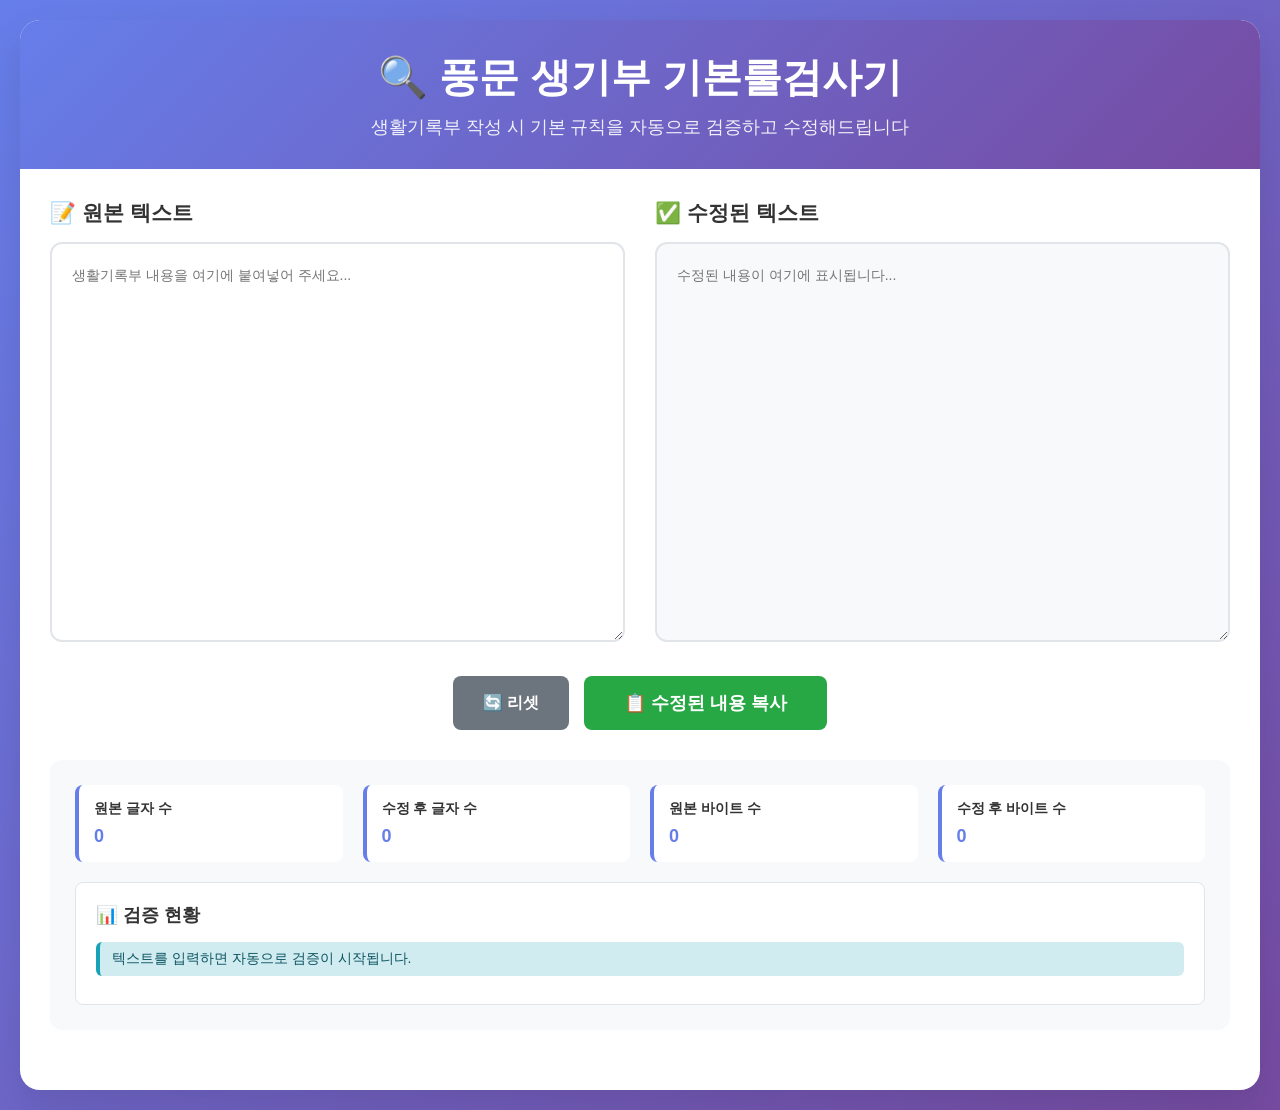
<file: index.html>
<!DOCTYPE html>
<html lang="ko">
<head>
    <meta charset="UTF-8">
    <meta name="viewport" content="width=device-width, initial-scale=1.0">
    <title>풍문 생기부 기본룰검사기</title>
    <style>
        * {
            margin: 0;
            padding: 0;
            box-sizing: border-box;
        }

        body {
            font-family: 'Segoe UI', Tahoma, Geneva, Verdana, sans-serif;
            background: linear-gradient(135deg, #667eea 0%, #764ba2 100%);
            min-height: 100vh;
            padding: 20px;
        }

        .container {
            max-width: 1400px;
            margin: 0 auto;
            background: white;
            border-radius: 20px;
            box-shadow: 0 20px 40px rgba(0,0,0,0.1);
            overflow: hidden;
        }

        .header {
            background: linear-gradient(135deg, #667eea 0%, #764ba2 100%);
            color: white;
            padding: 30px;
            text-align: center;
        }

        .header h1 {
            font-size: 2.5rem;
            margin-bottom: 10px;
            font-weight: 700;
        }

        .header p {
            font-size: 1.1rem;
            opacity: 0.9;
        }

        .main-content {
            padding: 30px;
        }

        .text-areas {
            display: grid;
            grid-template-columns: 1fr 1fr;
            gap: 30px;
            margin-bottom: 30px;
        }

        .text-section {
            display: flex;
            flex-direction: column;
        }

        .text-section h3 {
            margin-bottom: 15px;
            color: #333;
            font-size: 1.3rem;
            font-weight: 600;
        }

        .textarea-container {
            position: relative;
            flex: 1;
        }

        textarea {
            width: 100%;
            height: 400px;
            padding: 20px;
            border: 2px solid #e1e5e9;
            border-radius: 12px;
            font-size: 14px;
            line-height: 1.6;
            resize: vertical;
            font-family: 'Malgun Gothic', sans-serif;
            transition: border-color 0.3s ease;
        }

        textarea:focus {
            outline: none;
            border-color: #667eea;
            box-shadow: 0 0 0 3px rgba(102, 126, 234, 0.1);
        }

        #output {
            background-color: #f8f9fa;
            cursor: text;
        }

        .output-container {
            position: relative;
        }

        .highlight-overlay {
            position: absolute;
            top: 0;
            left: 0;
            right: 0;
            bottom: 0;
            padding: 20px;
            border: 2px solid transparent;
            border-radius: 12px;
            font-size: 14px;
            line-height: 1.6;
            font-family: 'Malgun Gothic', sans-serif;
            white-space: pre-wrap;
            word-wrap: break-word;
            overflow: auto;
            pointer-events: none;
            background: transparent;
            color: transparent;
        }

        .controls {
            display: flex;
            gap: 15px;
            margin-bottom: 30px;
            justify-content: center;
            flex-wrap: wrap;
        }

        .btn {
            padding: 12px 30px;
            border: none;
            border-radius: 8px;
            font-size: 16px;
            font-weight: 600;
            cursor: pointer;
            transition: all 0.3s ease;
            text-transform: none;
        }

        .btn-primary {
            background: linear-gradient(135deg, #667eea 0%, #764ba2 100%);
            color: white;
        }

        .btn-primary:hover {
            transform: translateY(-2px);
            box-shadow: 0 8px 25px rgba(102, 126, 234, 0.3);
        }

        .btn-secondary {
            background: #6c757d;
            color: white;
        }

        .btn-secondary:hover {
            background: #5a6268;
            transform: translateY(-2px);
        }

        .btn-success {
            background: #28a745;
            color: white;
            font-size: 18px;
            padding: 15px 40px;
        }

        .btn-success:hover {
            background: #218838;
            transform: translateY(-2px);
        }

        .info-panel {
            background: #f8f9fa;
            border-radius: 12px;
            padding: 25px;
            margin-bottom: 30px;
        }

        .info-grid {
            display: grid;
            grid-template-columns: repeat(auto-fit, minmax(200px, 1fr));
            gap: 20px;
            margin-bottom: 20px;
        }

        .info-item {
            background: white;
            padding: 15px;
            border-radius: 8px;
            border-left: 4px solid #667eea;
        }

        .info-item h4 {
            color: #333;
            margin-bottom: 8px;
            font-size: 14px;
            font-weight: 600;
        }

        .info-item .value {
            font-size: 18px;
            font-weight: 700;
            color: #667eea;
        }

        .status-board {
            background: white;
            border-radius: 8px;
            padding: 20px;
            border: 1px solid #e1e5e9;
        }

        .status-board h4 {
            margin-bottom: 15px;
            color: #333;
            font-size: 1.1rem;
            font-weight: 600;
        }

        .status-list {
            list-style: none;
        }

        .status-item {
            padding: 8px 12px;
            margin-bottom: 8px;
            border-radius: 6px;
            font-size: 14px;
            border-left: 4px solid transparent;
        }

        .status-item.success {
            background: #d4edda;
            border-left-color: #28a745;
            color: #155724;
        }

        .status-item.warning {
            background: #fff3cd;
            border-left-color: #ffc107;
            color: #856404;
        }

        .status-item.error {
            background: #f8d7da;
            border-left-color: #dc3545;
            color: #721c24;
        }

        .status-item.info {
            background: #d1ecf1;
            border-left-color: #17a2b8;
            color: #0c5460;
        }

        /* 하이라이트 스타일 */
        .highlight-forbidden {
            background-color: #ffebee;
            color: #c62828;
            padding: 2px 4px;
            border-radius: 3px;
            border: 1px solid #ef5350;
        }

        .highlight-allowed {
            background-color: #e8f5e8;
            color: #2e7d32;
            padding: 2px 4px;
            border-radius: 3px;
            border: 1px solid #66bb6a;
        }

        .highlight-smart-quote {
            background-color: #fff3e0;
            color: #f57c00;
            padding: 2px 4px;
            border-radius: 3px;
            border: 1px solid #ffb74d;
        }

        .highlight-spacing {
            background-color: #e3f2fd;
            color: #1976d2;
            padding: 2px 4px;
            border-radius: 3px;
            border: 1px solid #64b5f6;
        }

        .highlight-date {
            background-color: #f3e5f5;
            color: #7b1fa2;
            padding: 2px 4px;
            border-radius: 3px;
            border: 1px solid #ba68c8;
        }

        .highlight-period {
            background-color: #fce4ec;
            color: #c2185b;
            padding: 2px 4px;
            border-radius: 3px;
            border: 1px solid #f06292;
        }

        @media (max-width: 768px) {
            .text-areas {
                grid-template-columns: 1fr;
            }
            
            .info-grid {
                grid-template-columns: 1fr;
            }
            
            .header h1 {
                font-size: 2rem;
            }
            
            .main-content {
                padding: 20px;
            }
        }

        .loading {
            text-align: center;
            color: #666;
            font-style: italic;
        }

        .copy-notification {
            position: fixed;
            top: 20px;
            right: 20px;
            background: #28a745;
            color: white;
            padding: 15px 25px;
            border-radius: 8px;
            font-weight: 600;
            z-index: 1000;
            opacity: 0;
            transform: translateY(-20px);
            transition: all 0.3s ease;
        }

        .copy-notification.show {
            opacity: 1;
            transform: translateY(0);
        }
    </style>
</head>
<body>
    <div class="container">
        <div class="header">
            <h1>🔍 풍문 생기부 기본룰검사기</h1>
            <p>생활기록부 작성 시 기본 규칙을 자동으로 검증하고 수정해드립니다</p>
        </div>
        
        <div class="main-content">
            <div class="text-areas">
                <div class="text-section">
                    <h3>📝 원본 텍스트</h3>
                    <div class="textarea-container">
                        <textarea id="input" placeholder="생활기록부 내용을 여기에 붙여넣어 주세요..."></textarea>
                    </div>
                </div>
                
                <div class="text-section">
                    <h3>✅ 수정된 텍스트</h3>
                    <div class="textarea-container output-container">
                        <textarea id="output" placeholder="수정된 내용이 여기에 표시됩니다..."></textarea>
                        <div id="highlightOverlay" class="highlight-overlay"></div>
                    </div>
                </div>
            </div>
            
            <div class="controls">
                <button class="btn btn-secondary" onclick="resetAll()">🔄 리셋</button>
                <button class="btn btn-success" onclick="copyToClipboard()">📋 수정된 내용 복사</button>
            </div>
            
            <div class="info-panel">
                <div class="info-grid">
                    <div class="info-item">
                        <h4>원본 글자 수</h4>
                        <div class="value" id="originalCount">0</div>
                    </div>
                    <div class="info-item">
                        <h4>수정 후 글자 수</h4>
                        <div class="value" id="modifiedCount">0</div>
                    </div>
                    <div class="info-item">
                        <h4>원본 바이트 수</h4>
                        <div class="value" id="originalBytes">0</div>
                    </div>
                    <div class="info-item">
                        <h4>수정 후 바이트 수</h4>
                        <div class="value" id="modifiedBytes">0</div>
                    </div>
                </div>
                
                <div class="status-board">
                    <h4>📊 검증 현황</h4>
                    <ul class="status-list" id="statusList">
                        <li class="status-item info">텍스트를 입력하면 자동으로 검증이 시작됩니다.</li>
                    </ul>
                </div>
            </div>
        </div>
    </div>
    
    <div class="copy-notification" id="copyNotification">
        📋 클립보드에 복사되었습니다!
    </div>

    <script>
        // 전역 변수
        let forbiddenWords = [];
        let allowedWords = [];
        let isDataLoaded = false;

        // CSV 데이터 로드
        async function loadCSVData() {
            try {
                const csvUrl = 'https://docs.google.com/spreadsheets/d/1HPZs_EOAlW9DBbfdw_b2dZdGiRsXSeFgg3XRKy3ITT8/export?format=csv&gid=0';
                
                addStatus('CSV 데이터를 로드하는 중...', 'info');
                
                const response = await fetch(csvUrl);
                const csvText = await response.text();
                
                const lines = csvText.split('\n');
                // 헤더 제외하고 데이터 파싱
                for (let i = 1; i < lines.length; i++) {
                    const line = lines[i].trim();
                    if (line) {
                        const columns = line.split(',').map(col => col.trim().replace(/"/g, ''));
                        if (columns[0]) forbiddenWords.push(columns[0]);
                        if (columns[1]) allowedWords.push(columns[1]);
                    }
                }
                
                isDataLoaded = true;
                addStatus(`금지어 ${forbiddenWords.length}개, 허용어 ${allowedWords.length}개 로드 완료`, 'success');
                
                // 입력 텍스트가 있으면 다시 처리
                const inputText = document.getElementById('input').value;
                if (inputText.trim()) {
                    processText();
                }
            } catch (error) {
                console.error('CSV 로드 실패:', error);
                addStatus('CSV 데이터 로드에 실패했습니다. 기본 기능만 사용됩니다.', 'error');
                isDataLoaded = false;
            }
        }

        // 바이트 수 계산 (UTF-8)
        function getByteLength(str) {
            return new Blob([str]).size;
        }

        // 상태 메시지 추가
        function addStatus(message, type = 'info') {
            const statusList = document.getElementById('statusList');
            const li = document.createElement('li');
            li.className = `status-item ${type}`;
            li.textContent = message;
            
            // 기존 메시지가 많으면 오래된 것 제거
            if (statusList.children.length > 10) {
                statusList.removeChild(statusList.firstChild);
            }
            
            statusList.appendChild(li);
            statusList.scrollTop = statusList.scrollHeight;
        }

        // 스마트 부호 변환
        function convertSmartQuotes(text) {
            const conversions = {
                '"': '"',  // 왼쪽 큰따옴표
                '"': '"',  // 오른쪽 큰따옴표
                ''': "'",  // 왼쪽 작은따옴표
                ''': "'",  // 오른쪽 작은따옴표
                '…': '...',  // 줄임표
                '–': '-',  // en dash
                '—': '-',  // em dash
            };
            
            let result = text;
            let hasSmartQuotes = false;
            
            for (const [smart, regular] of Object.entries(conversions)) {
                if (result.includes(smart)) {
                    hasSmartQuotes = true;
                    result = result.replace(new RegExp(smart, 'g'), regular);
                }
            }
            
            if (hasSmartQuotes) {
                addStatus('스마트 부호를 일반 부호로 변환했습니다', 'success');
            }
            
            return result;
        }

        // 공백 정리
        function normalizeSpacing(text) {
            const original = text;
            const result = text.replace(/\s{2,}/g, ' ');
            
            if (original !== result) {
                addStatus('두 칸 이상의 공백을 한 칸으로 정리했습니다', 'success');
            }
            
            return result;
        }

        // 마침표 검사
        function checkFinalPeriod(text) {
            const trimmed = text.trim();
            if (trimmed && !trimmed.endsWith('.') && !trimmed.endsWith('!') && !trimmed.endsWith('?')) {
                addStatus('문장 마지막에 마침표가 없습니다. 마침표 추가를 권장합니다.', 'warning');
                return false;
            }
            return true;
        }

        // 날짜 형식 검증
        function validateDateFormat(text) {
            // 괄호 안의 날짜 패턴 찾기
            const datePattern = /\(([^)]+)\)/g;
            let match;
            let hasInvalidDate = false;
            
            while ((match = datePattern.exec(text)) !== null) {
                const content = match[1];
                
                // 날짜로 보이는 패턴 (숫자와 점 또는 쉼표 포함)
                if (/\d/.test(content) && (/\./.test(content) || /,/.test(content))) {
                    // 올바른 날짜 형식 검사
                    const validDatePattern = /^\d{4}\.\d{2}\.\d{2}\.(?:\/\d+시간\.)?$|^\d{4}\.\d{2}\.\d{2}\.-\d{4}\.\d{2}\.\d{2}\.$|^\d{4}\.\d{2}\.\d{2}\.\/\d+시간\.$|^\d{4}\.\d{2}\.\d{2}\.$|^\d{4}\.\d{2}\.\d{2}\.-\d{4}\.\d{2}\.\d{2}\.$|^\d{4}\.\d{2}\.\d{2}\.\/\d+시간\.$|^\d{4}\.\d{2}\.\d{2}\.$|^\d{4}\.\d{2}\.\d{2}\.-\d{4}\.\d{2}\.\d{2}\.$|^\d{4}\.\d{2}\.\d{2}\.\/\d+시간\.$|^\d{4}\.\d{2}\.\d{2}\.$|^\d{4}\.\d{2}\.\d{2}\.-\d{4}\.\d{2}\.\d{2}\.$|^\d{4}\.\d{2}\.\d{2}\.\/\d+시간\.$|^\d{4}\.\d{2}\.\d{2}\.$|^\d{4}\.\d{2}\.\d{2}\.-\d{4}\.\d{2}\.\d{2}\.$|^\d{4}\.\d{2}\.\d{2}\.\/\d+시간\.$|^\d{4}\.\d{2}\.\d{2}\.$|^\d{4}\.\d{2}\.\d{2}\.-\d{4}\.\d{2}\.\d{2}\.$|^\d{4}\.\d{2}\.\d{2}\.\/\d+시간\.$|^\d{4}\.\d{2}\.\d{2}\.$|^\d{4}\.\d{2}\.\d{2}\.-\d{4}\.\d{2}\.\d{2}\.$|^\d{4}\.\d{2}\.\d{2}\.\/\d+시간\.$|^\d{4}\.\d{2}\.\d{2}\.$|^\d{4}\.\d{2}\.\d{2}\.-\d{4}\.\d{2}\.\d{2}\.$|^\d{4}\.\d{2}\.\d{2}\.\/\d+시간\.$/;
                    
                    // 간단한 날짜 형식 검증
                    const hasOnlyValidChars = /^[\d.\-\/시간]+$/.test(content);
                    const hasProperDateStructure = /\d{4}\.\d{1,2}\.\d{1,2}/.test(content);
                    
                    if (!hasOnlyValidChars || !hasProperDateStructure) {
                        hasInvalidDate = true;
                        addStatus(`날짜 형식이 올바르지 않습니다: (${content}) → 올바른 형식: (2025.06.07.) 또는 (2025.03.19.-2025.08.09.)`, 'error');
                    }
                }
            }
            
            return !hasInvalidDate;
        }

        // 텍스트에 하이라이트 적용
        function applyHighlights(text) {
            let result = text;
            
            // 금지어 하이라이트 (정확한 매칭)
            forbiddenWords.forEach(word => {
                if (word) {
                    // 한글 금지어는 단어 경계 없이 검사
                    if (/[가-힣]/.test(word)) {
                        const regex = new RegExp(word.replace(/[.*+?^${}()|[\]\\]/g, '\\$&'), 'gi');
                        result = result.replace(regex, `<span class="highlight-forbidden">$&</span>`);
                    } else {
                        // 영어 금지어는 단어 경계와 함께 검사
                        const regex = new RegExp(`\\b${word.replace(/[.*+?^${}()|[\]\\]/g, '\\$&')}\\b`, 'gi');
                        result = result.replace(regex, `<span class="highlight-forbidden">$&</span>`);
                    }
                }
            });
            
            // 허용 영어단어 하이라이트
            allowedWords.forEach(word => {
                if (word) {
                    const regex = new RegExp(`\\b${word.replace(/[.*+?^${}()|[\]\\]/g, '\\$&')}\\b`, 'gi');
                    result = result.replace(regex, `<span class="highlight-allowed">$&</span>`);
                }
            });
            
            // 잘못된 날짜 형식 하이라이트
            const datePattern = /\(([^)]+)\)/g;
            result = result.replace(datePattern, (match, content) => {
                if (/\d/.test(content) && (/\./.test(content) || /,/.test(content))) {
                    const hasOnlyValidChars = /^[\d.\-\/시간\s]+$/.test(content);
                    const hasProperDateStructure = /\d{4}\.\d{1,2}\.\d{1,2}/.test(content);
                    
                    if (!hasOnlyValidChars || !hasProperDateStructure) {
                        return `<span class="highlight-date">${match}</span>`;
                    }
                }
                return match;
            });
            
            return result;
        }

        // 하이라이트 오버레이 업데이트
        function updateHighlightOverlay(text) {
            const overlay = document.getElementById('highlightOverlay');
            if (overlay && isDataLoaded) {
                const highlightedText = applyHighlights(text);
                overlay.innerHTML = highlightedText;
            }
        }

        // 메인 텍스트 처리 함수
        function processText() {
            const input = document.getElementById('input').value;
            const output = document.getElementById('output');
            
            if (!input.trim()) {
                output.value = '';
                updateStats('', '');
                clearStatus();
                return;
            }
            
            clearStatus();
            
            // 1. 공백 정리
            let processed = normalizeSpacing(input);
            
            // 2. 스마트 부호 변환
            processed = convertSmartQuotes(processed);
            
            // 3. 마침표 검사
            checkFinalPeriod(processed);
            
            // 4. 날짜 형식 검증
            validateDateFormat(processed);
            
            // 5. 단어 검증 (데이터가 로드된 경우)
            if (isDataLoaded) {
                checkWords(processed);
            }
            
            // 결과 출력
            output.value = processed;
            
            // 하이라이트 오버레이 업데이트
            updateHighlightOverlay(processed);
            
            // 통계 업데이트
            updateStats(input, processed);
        }

        // 단어 검증
        function checkWords(text) {
            // 금지어 검사 (정확한 단어 매칭)
            forbiddenWords.forEach(word => {
                if (word) {
                    const regex = new RegExp(`\\b${word.replace(/[.*+?^${}()|[\]\\]/g, '\\$&')}\\b`, 'gi');
                    if (regex.test(text)) {
                        addStatus(`금지어 발견: "${word}" - 교무기획부에 문의해주세요`, 'error');
                    }
                }
            });
            
            // 영어 단어 검사
            const englishWords = text.match(/[a-zA-Z]+/g) || [];
            const uniqueWords = [...new Set(englishWords.map(w => w.toLowerCase()))];
            
            uniqueWords.forEach(word => {
                const isAllowed = allowedWords.some(allowed => 
                    allowed && allowed.toLowerCase() === word.toLowerCase()
                );
                const isForbidden = forbiddenWords.some(forbidden => 
                    forbidden && forbidden.toLowerCase() === word.toLowerCase()
                );
                
                if (isAllowed) {
                    addStatus(`허용어 사용: "${word}" - 사용 가능한 영어 단어입니다`, 'success');
                } else if (!isForbidden) {
                    addStatus(`영어 단어 발견: "${word}" - 한글로 바꾸거나 읽히는 대로 한글로 적는 것을 권장합니다`, 'warning');
                }
            });
        }

        // 통계 업데이트
        function updateStats(original, modified) {
            document.getElementById('originalCount').textContent = original.length;
            document.getElementById('modifiedCount').textContent = modified.length;
            document.getElementById('originalBytes').textContent = getByteLength(original);
            document.getElementById('modifiedBytes').textContent = getByteLength(modified);
        }

        // 상태 초기화
        function clearStatus() {
            const statusList = document.getElementById('statusList');
            statusList.innerHTML = '';
        }

        // 클립보드 복사
        async function copyToClipboard() {
            const output = document.getElementById('output').value;
            
            if (!output.trim()) {
                addStatus('복사할 내용이 없습니다', 'warning');
                return;
            }
            
            try {
                await navigator.clipboard.writeText(output);
                showCopyNotification();
                addStatus('수정된 내용이 클립보드에 복사되었습니다', 'success');
            } catch (err) {
                console.error('복사 실패:', err);
                addStatus('클립보드 복사에 실패했습니다', 'error');
            }
        }

        // 복사 알림 표시
        function showCopyNotification() {
            const notification = document.getElementById('copyNotification');
            notification.classList.add('show');
            setTimeout(() => {
                notification.classList.remove('show');
            }, 3000);
        }

        // 리셋
        function resetAll() {
            document.getElementById('input').value = '';
            document.getElementById('output').value = '';
            updateStats('', '');
            clearStatus();
            addStatus('초기화되었습니다', 'info');
        }

        // 이벤트 리스너
        document.addEventListener('DOMContentLoaded', function() {
            const input = document.getElementById('input');
            
            // 실시간 처리
            input.addEventListener('input', processText);
            
            // CSV 데이터 로드
            loadCSVData();
        });

        // 출력 텍스트 수정 시 재검증
        document.getElementById('output').addEventListener('input', function() {
            const outputText = this.value;
            
            // 재검증
            clearStatus();
            checkFinalPeriod(outputText);
            validateDateFormat(outputText);
            
            if (isDataLoaded) {
                checkWords(outputText);
            }
            
            // 하이라이트 오버레이 업데이트
            updateHighlightOverlay(outputText);
            
            // 통계 업데이트
            const originalText = document.getElementById('input').value;
            updateStats(originalText, outputText);
        });
    </script>
</body>
</html>
</file>
